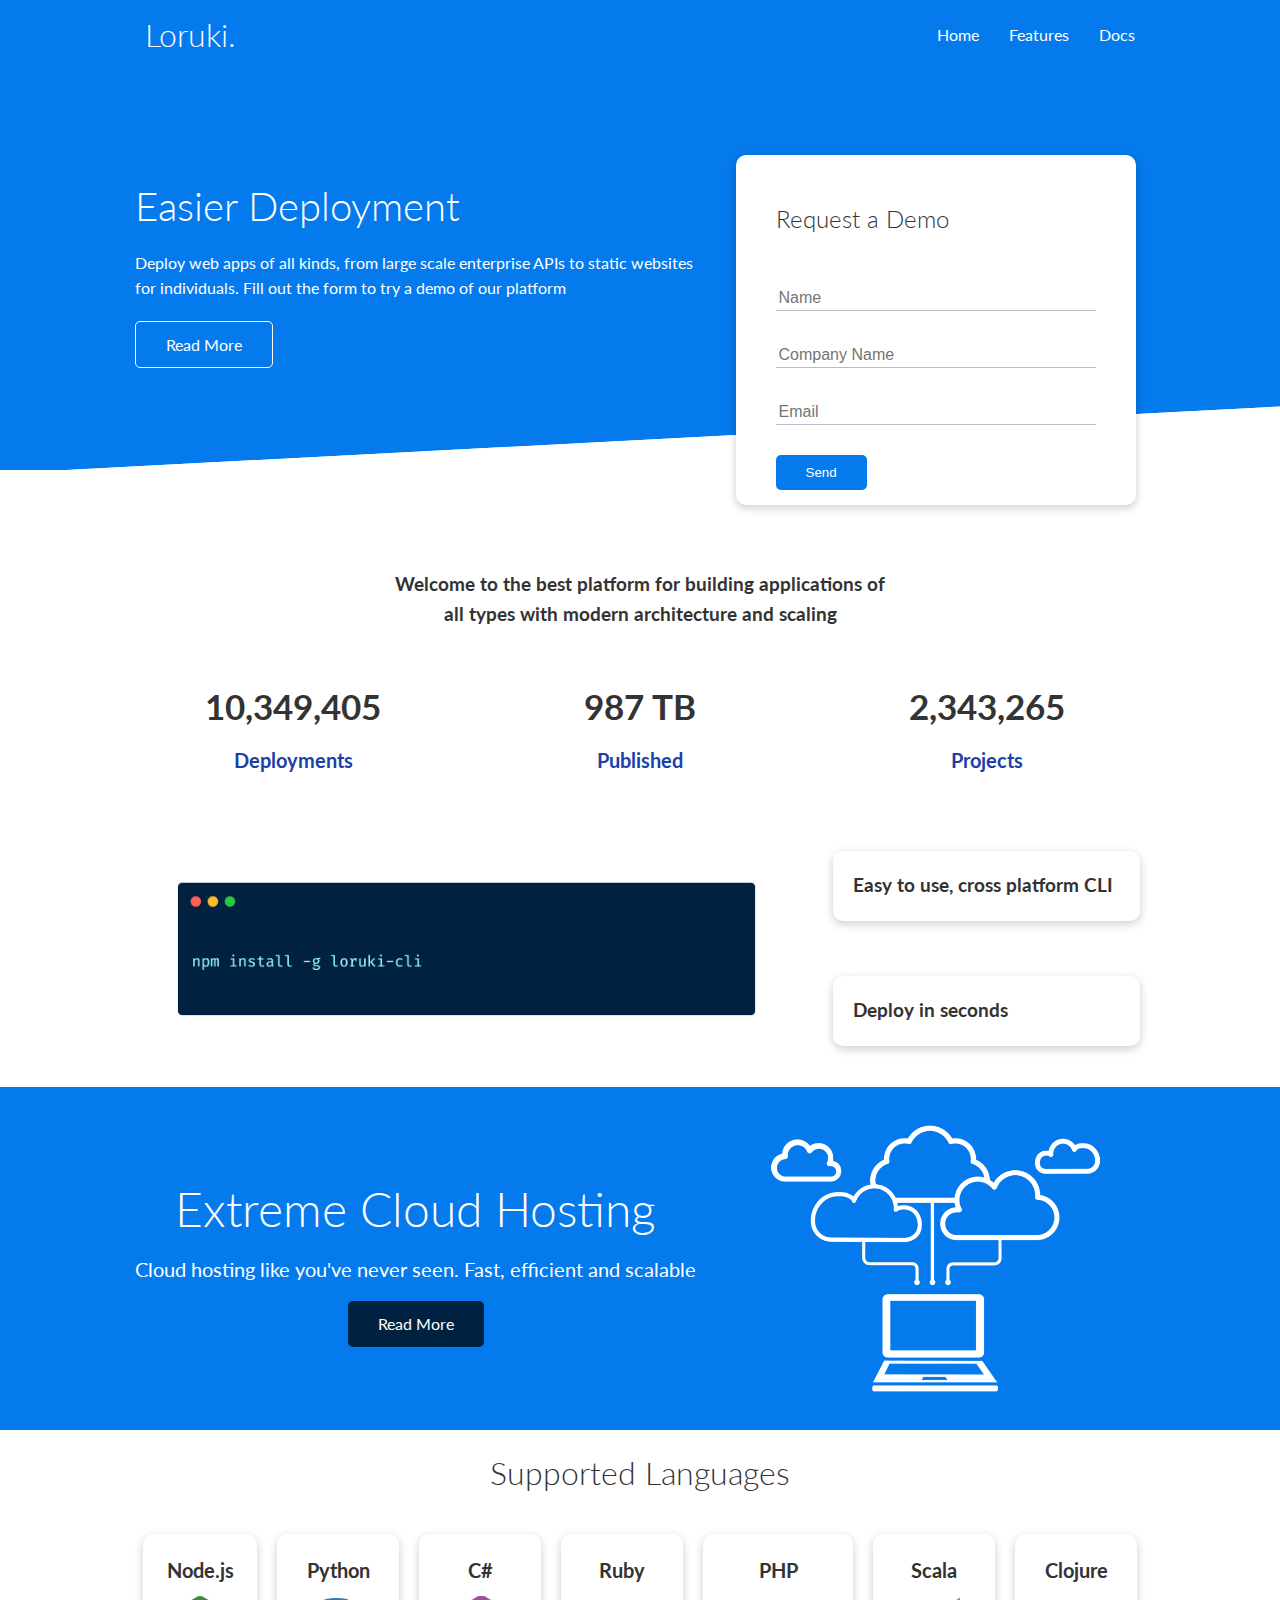
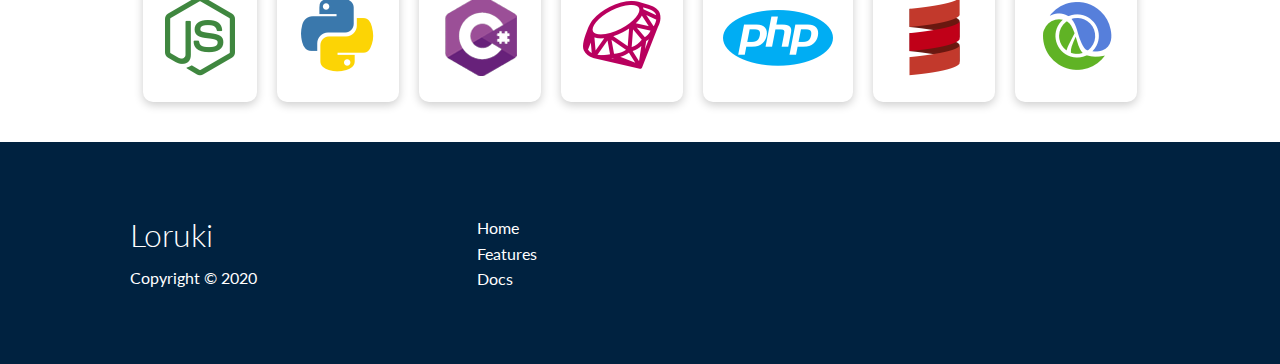
<file: index.html>
<!DOCTYPE html>
<html lang="en">

<head>
    <meta charset="UTF-8">
    <meta name="viewport" content="width=device-width, initial-scale=1.0">
    <link rel="stylesheet" href="https://cdnjs.cloudflare.com/ajax/libs/font-awesome/5.15.1/css/all.min.css"
        integrity="sha512-+4zCK9k+qNFUR5X+cKL9EIR+ZOhtIloNl9GIKS57V1MyNsYpYcUrUeQc9vNfzsWfV28IaLL3i96P9sdNyeRssA=="
        crossorigin="anonymous" />
    <link rel="stylesheet" href="css/utility.css">
    <link rel="stylesheet" href="css/styles.css">
    <title>Loruki | Cloud Hosting For Everyone</title>
</head>

<body>
    <!-- Navbar -->
    <div class="navbar">
        <div class="container flex">
            <h1 class="logo"><a href="index.html">Loruki.</a></h1>
            <nav>
                <ul>
                    <li><a href="index.html">Home</a></li>
                    <li><a href="features.html">Features</a></li>
                    <li><a href="docs.html">Docs</a></li>
                </ul>
            </nav>
        </div>
    </div>

    <!-- Showcase -->
    <section class="showcase">
        <div class="container grid">
            <div class="showcase-text">
                <h1>Easier Deployment</h1>
                <p>Deploy web apps of all kinds, from large scale enterprise APIs to static websites for individuals.
                    Fill out the form to try a demo of our platform</p>
                <a href="features.html" class="btn btn-outline">Read More</a>
            </div>

            <div class="showcase-form card">
                <h2>Request a Demo</h2>
                <form name="contact" netlify-honeypot="bot-field" method="POST" data-netlify="true">
                    <input type="hidden" name="form-name" value="contact">
                    <p class="hidden">
                        <label>Don’t fill this out if you're human: <input name="bot-field" /></label>
                    </p>
                    <div class="form-control">
                        <input type="text" name="name" placeholder="Name" required>
                    </div>
                    <div class="form-control">
                        <input type="text" name="company" placeholder="Company Name" required>
                    </div>
                    <div class="form-control">
                        <input type="email" name="email" placeholder="Email" required>
                    </div>
                    <input type="submit" value="Send" class="btn btn-primary">
                </form>
            </div>
        </div>
    </section>

    <!-- Stats -->
    <section class="stats">
        <div class="container">
            <h3 class="stats-heading text-center my-1">
                Welcome to the best platform for building applications of all types with modern architecture and scaling
            </h3>

            <div class="grid grid-3 text-center my-4">
                <div>
                    <i class="fas fa-server fa-3x"></i>
                    <h3>10,349,405</h3>
                    <p class="text-secondary">Deployments</p>
                </div>
                <div>
                    <i class="fas fa-upload fa-3x"></i>
                    <h3>987 TB</h3>
                    <p class="text-secondary">Published</p>
                </div>
                <div>
                    <i class="fas fa-project-diagram fa-3x"></i>
                    <h3>2,343,265</h3>
                    <p class="text-secondary">Projects</p>
                </div>
            </div>
        </div>
    </section>

    <!-- Cli -->
    <section class="cli">
        <div class="container grid">
            <img src="images/cli.png" alt="">
            <div class="card">
                <h3>Easy to use, cross platform CLI</h3>
            </div>
            <div class="card">
                <h3>Deploy in seconds</h3>
            </div>
        </div>
    </section>

    <!-- Cloud -->
    <section class="cloud bg-primary my-2 py-2">
        <div class="container grid">
            <div class="text-center">
                <h2 class="lg">Extreme Cloud Hosting</h2>
                <p class="lead my-1">Cloud hosting like you've never seen. Fast, efficient and scalable</p>
                <a href="features.html" class="btn btn-dark">Read More</a>
            </div>
            <img src="images/cloud.png" alt="">
        </div>
    </section>

    <!-- Languages -->
    <section class="languages">
        <h2 class="md text-center my-2">
            Supported Languages
        </h2>
        <div class="container flex">
            <div class="card">
                <h4>Node.js</h4>
                <img src="images/logos/node.png" alt="">
            </div>
            <div class="card">
                <h4>Python</h4>
                <img src="images/logos/python.png" alt="">
            </div>
            <div class="card">
                <h4>C#</h4>
                <img src="images/logos/csharp.png" alt="">
            </div>
            <div class="card">
                <h4>Ruby</h4>
                <img src="images/logos/ruby.png" alt="">
            </div>
            <div class="card">
                <h4>PHP</h4>
                <img src="images/logos/php.png" alt="">
            </div>
            <div class="card">
                <h4>Scala</h4>
                <img src="images/logos/scala.png" alt="">
            </div>
            <div class="card">
                <h4>Clojure</h4>
                <img src="images/logos/clojure.png" alt="">
            </div>
        </div>
    </section>

    <!-- Footer -->
    <footer class="footer bg-dark py-5">
        <div class="container grid grid-3">
            <div>
                <h1>Loruki
                </h1>
                <p>Copyright &copy; 2020</p>
            </div>
            <nav>
                <ul>
                    <li><a href="index.html">Home</a></li>
                    <li><a href="features.html">Features</a></li>
                    <li><a href="docs.html">Docs</a></li>
                </ul>
            </nav>
            <div class="social">
                <a href="#"><i class="fab fa-github fa-2x"></i></a>
                <a href="#"><i class="fab fa-facebook fa-2x"></i></a>
                <a href="#"><i class="fab fa-instagram fa-2x"></i></a>
                <a href="#"><i class="fab fa-twitter fa-2x"></i></a>
            </div>
        </div>
    </footer>
</body>

</html>
</file>
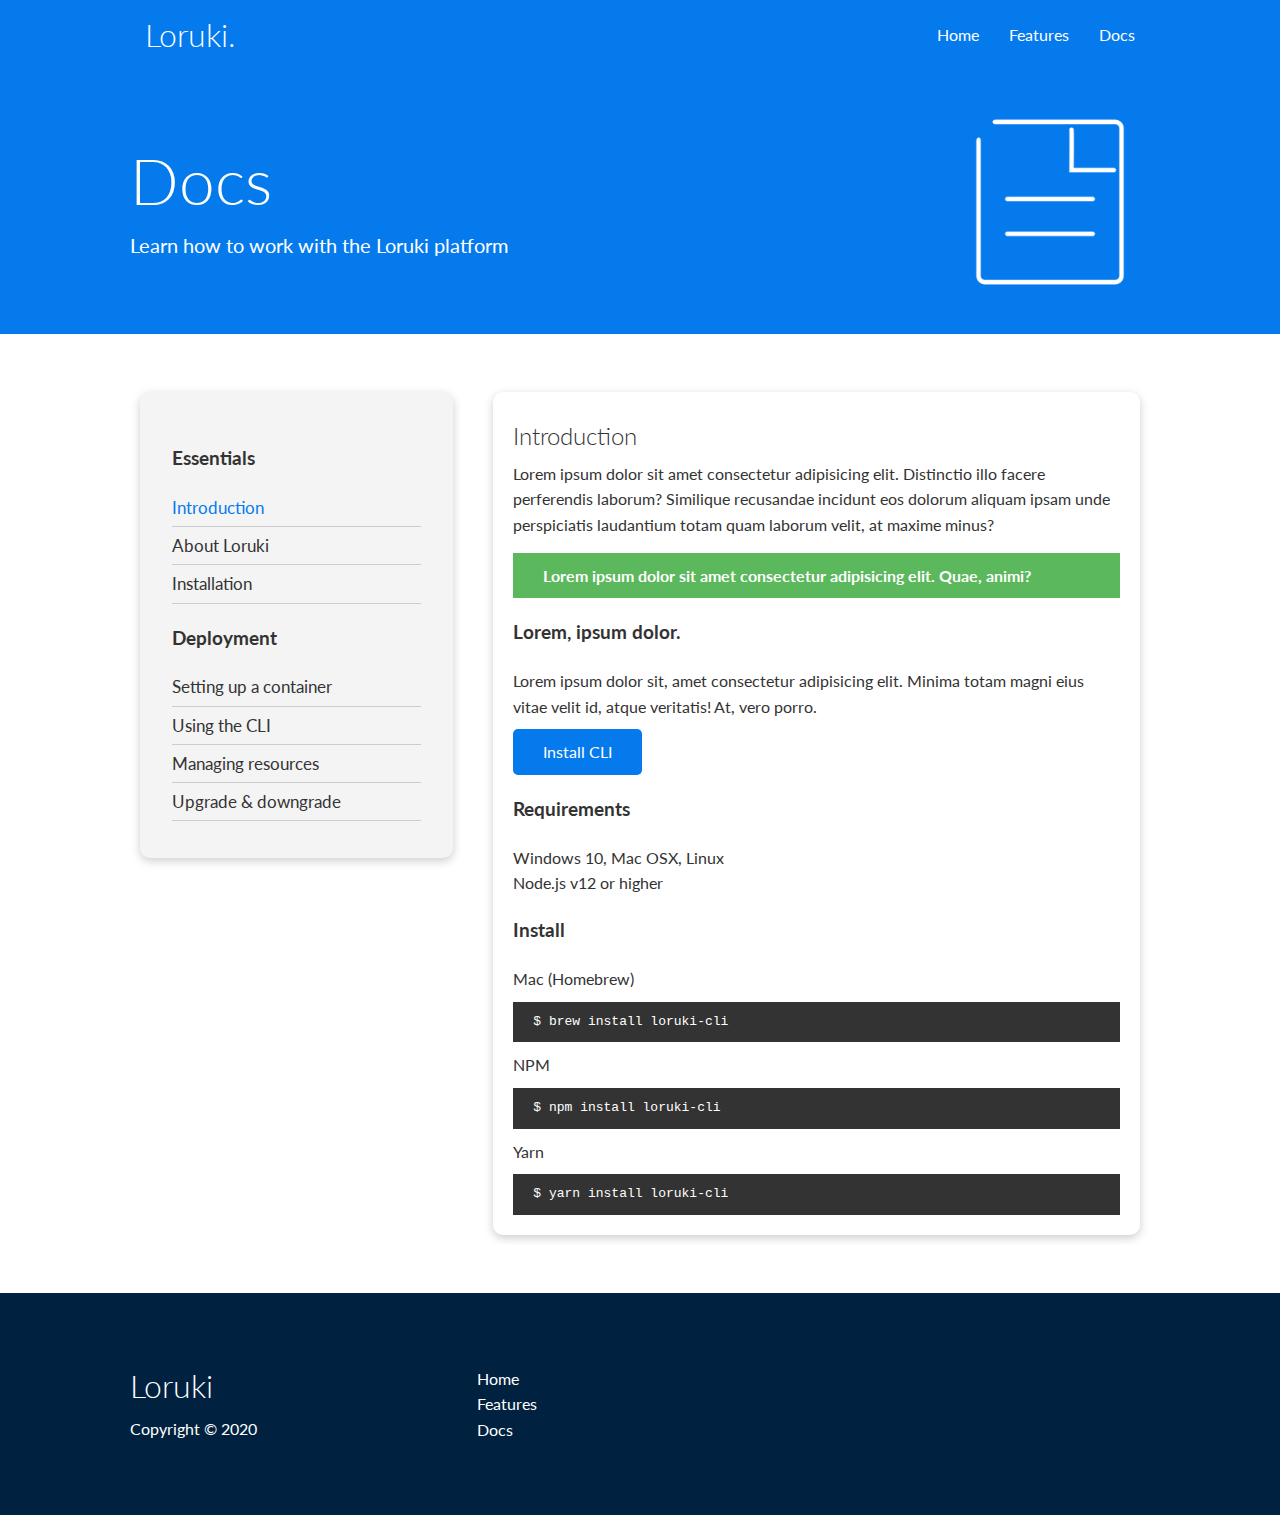
<file: docs.html>
<!DOCTYPE html>
<html lang="en">

<head>
    <meta charset="UTF-8">
    <meta name="viewport" content="width=device-width, initial-scale=1.0">
    <link rel="stylesheet" href="https://cdnjs.cloudflare.com/ajax/libs/font-awesome/5.15.1/css/all.min.css"
        integrity="sha512-+4zCK9k+qNFUR5X+cKL9EIR+ZOhtIloNl9GIKS57V1MyNsYpYcUrUeQc9vNfzsWfV28IaLL3i96P9sdNyeRssA=="
        crossorigin="anonymous" />
    <link rel="stylesheet" href="css/utility.css">
    <link rel="stylesheet" href="css/styles.css">
    <title>Loruki | Cloud Hosting For Everyone</title>
</head>

<body>
    <!-- Navbar -->
    <div class="navbar">
        <div class="container flex">
            <h1 class="logo"><a href="index.html">Loruki.</a></h1>
            <nav>
                <ul>
                    <li><a href="index.html">Home</a></li>
                    <li><a href="features.html">Features</a></li>
                    <li><a href="docs.html">Docs</a></li>
                </ul>
            </nav>
        </div>
    </div>

    <!-- Head -->
    <section class="docs-head bg-primary py-3">
        <div class="container grid">
            <div>
                <h1 class="xl">Docs</h1>
                <p class="lead">
                    Learn how to work with the Loruki platform
                </p>
            </div>
            <img src="images/docs.png" alt="">
        </div>
    </section>

    <!-- Docs main -->
    <section class="docs-main my-4">
        <div class="container grid">
            <div class="card bg-light p-3">
                <h3 class="my-2">Essentials</h3>
                <nav>
                    <ul>
                        <li><a class="text-primary" href="#">Introduction</a></li>
                        <li><a href="#">About Loruki</a></li>
                        <li><a href="#">Installation</a></li>
                    </ul>
                </nav>

                <h3 class="my-2">Deployment</h3>
                <nav>
                    <ul>
                        <li><a href="#">Setting up a container</a></li>
                        <li><a href="#">Using the CLI</a></li>
                        <li><a href="#">Managing resources</a></li>
                        <li><a href="#">Upgrade & downgrade</a></li>
                    </ul>
                </nav>
            </div>
            <div class="card">
                <h2>Introduction</h2>
                <p>Lorem ipsum dolor sit amet consectetur adipisicing elit. Distinctio illo facere perferendis laborum?
                    Similique recusandae incidunt eos dolorum aliquam ipsam unde perspiciatis laudantium totam quam
                    laborum velit, at maxime minus?</p>

                <div class="alert alert-success">
                    <i class="fas fa-info"></i> Lorem ipsum dolor sit amet consectetur adipisicing elit. Quae, animi?
                </div>

                <h3>Lorem, ipsum dolor.</h3>
                <p>Lorem ipsum dolor sit, amet consectetur adipisicing elit. Minima totam magni eius vitae velit id,
                    atque veritatis! At, vero porro.</p>
                <a href="#" class="btn btn-primary">Install CLI</a>

                <h3>Requirements</h3>
                <ul>
                    <li>Windows 10, Mac OSX, Linux</li>
                    <li>Node.js v12 or higher</li>
                </ul>

                <h3>Install</h3>
                <p>Mac (Homebrew)</p>
                <pre><code>$ brew install loruki-cli</code></pre>
                <p>NPM</p>
                <pre><code>$ npm install loruki-cli</code></pre>
                <p>Yarn</p>
                <pre><code>$ yarn install loruki-cli</code></pre>

            </div>
        </div>
    </section>

    <!-- Footer -->
    <footer class="footer bg-dark py-5">
        <div class="container grid grid-3">
            <div>
                <h1>Loruki
                </h1>
                <p>Copyright &copy; 2020</p>
            </div>
            <nav>
                <ul>
                    <li><a href="index.html">Home</a></li>
                    <li><a href="features.html">Features</a></li>
                    <li><a href="docs.html">Docs</a></li>
                </ul>
            </nav>
            <div class="social">
                <a href="#"><i class="fab fa-github fa-2x"></i></a>
                <a href="#"><i class="fab fa-facebook fa-2x"></i></a>
                <a href="#"><i class="fab fa-instagram fa-2x"></i></a>
                <a href="#"><i class="fab fa-twitter fa-2x"></i></a>
            </div>
        </div>
    </footer>
</body>

</html>
</file>
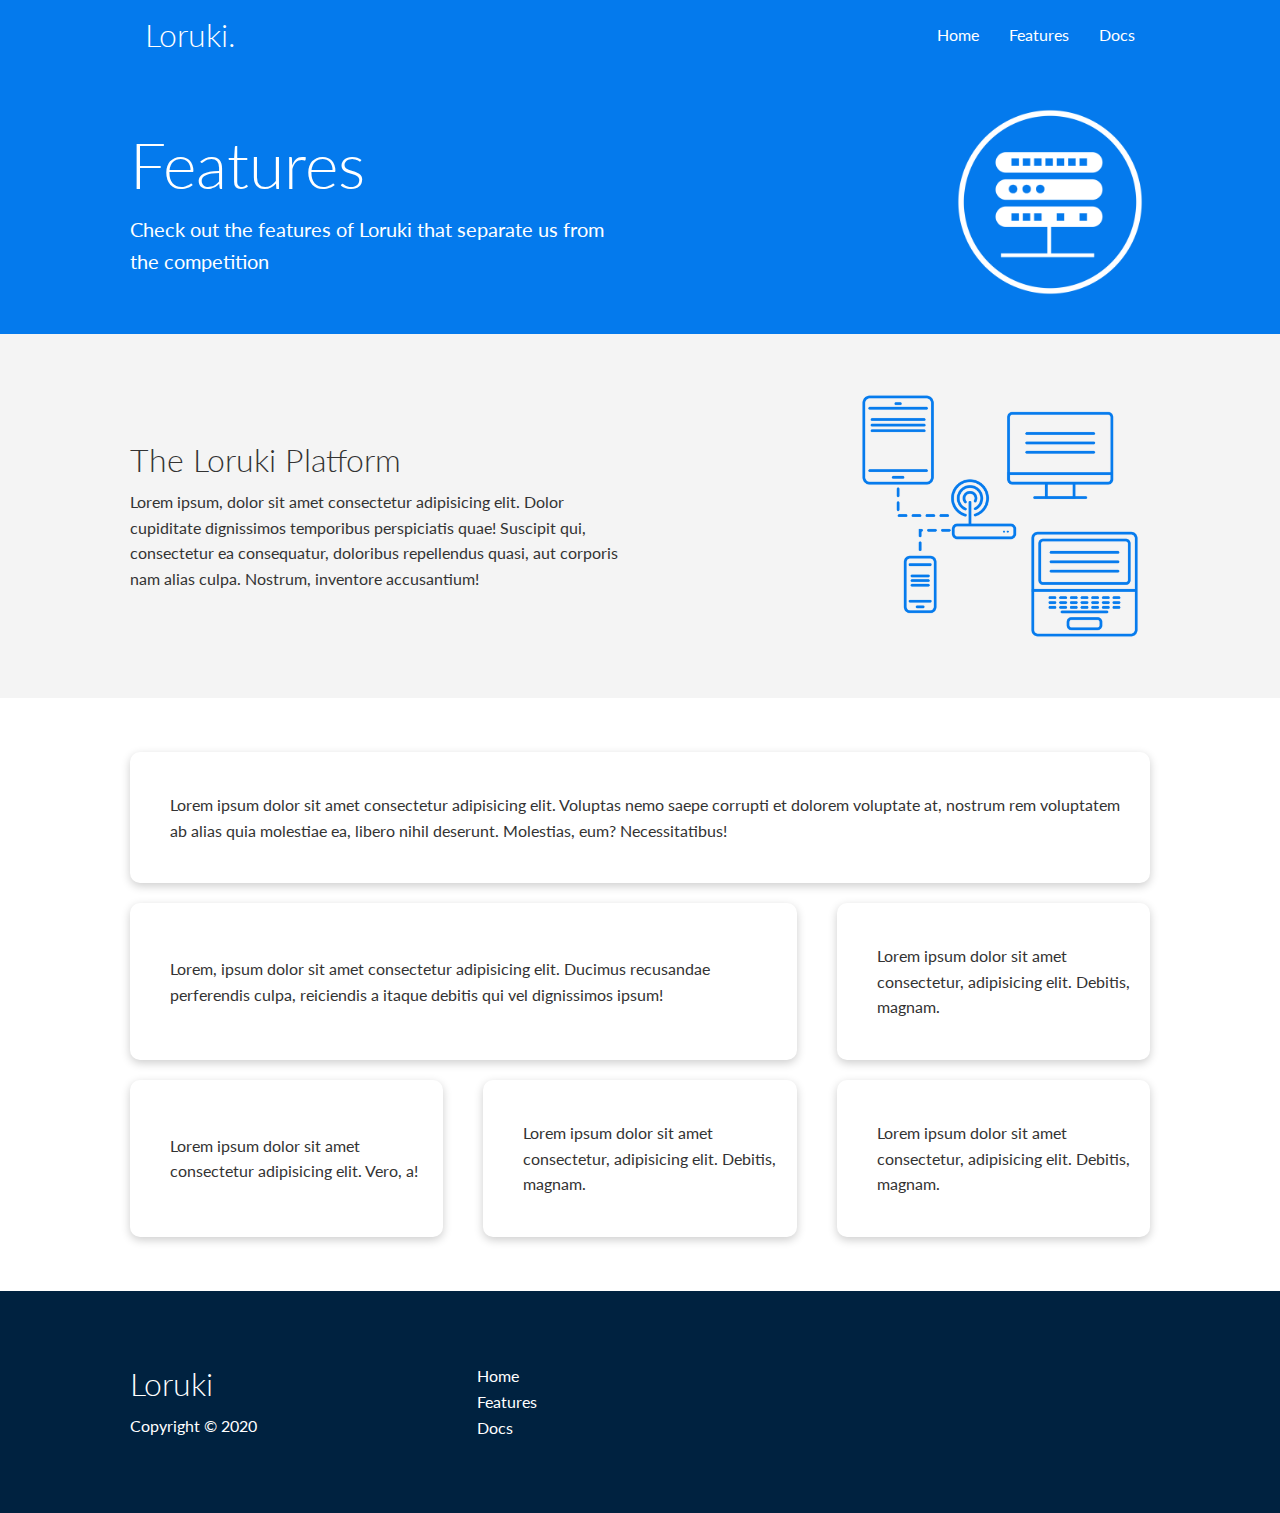
<file: features.html>
<!DOCTYPE html>
<html lang="en">

<head>
    <meta charset="UTF-8">
    <meta name="viewport" content="width=device-width, initial-scale=1.0">
    <link rel="stylesheet" href="https://cdnjs.cloudflare.com/ajax/libs/font-awesome/5.15.1/css/all.min.css"
        integrity="sha512-+4zCK9k+qNFUR5X+cKL9EIR+ZOhtIloNl9GIKS57V1MyNsYpYcUrUeQc9vNfzsWfV28IaLL3i96P9sdNyeRssA=="
        crossorigin="anonymous" />
    <link rel="stylesheet" href="css/utility.css">
    <link rel="stylesheet" href="css/styles.css">
    <title>Loruki | Cloud Hosting For Everyone</title>
</head>

<body>
    <!-- Navbar -->
    <div class="navbar">
        <div class="container flex">
            <h1 class="logo"><a href="index.html">Loruki.</a></h1>
            <nav>
                <ul>
                    <li><a href="index.html">Home</a></li>
                    <li><a href="features.html">Features</a></li>
                    <li><a href="docs.html">Docs</a></li>
                </ul>
            </nav>
        </div>
    </div>

    <!-- Head -->
    <section class="features-head bg-primary py-3">
        <div class="container grid">
            <div>
                <h1 class="xl">Features</h1>
                <p class="lead">
                    Check out the features of Loruki that separate us from the
                    competition
                </p>
            </div>
            <img src="images/server.png" alt="">
        </div>
    </section>

    <!-- Sub head -->
    <section class="features-sub-head bg-light py-3">
        <div class="container grid">
            <div>
                <h1 class="md">The Loruki Platform</h1>
                <p>
                    Lorem ipsum, dolor sit amet consectetur adipisicing elit. Dolor cupiditate dignissimos temporibus
                    perspiciatis quae! Suscipit qui, consectetur ea consequatur, doloribus repellendus quasi, aut
                    corporis nam alias culpa. Nostrum, inventore accusantium!
                </p>
            </div>
            <img src="images/server2.png" alt="">
        </div>
    </section>

    <section class="features-main my-2">
        <div class="container grid grid-3">
            <div class="card flex">
                <i class="fas fa-server fa-3x"></i>
                <p>Lorem ipsum dolor sit amet consectetur adipisicing elit. Voluptas nemo saepe corrupti et dolorem
                    voluptate at, nostrum rem voluptatem ab alias quia molestiae ea, libero nihil deserunt. Molestias,
                    eum? Necessitatibus!</p>
            </div>
            <div class="card flex">
                <i class="fas fa-network-wired fa-3x"></i>
                <p>
                    Lorem, ipsum dolor sit amet consectetur adipisicing elit. Ducimus
                    recusandae perferendis culpa, reiciendis a itaque debitis qui vel
                    dignissimos ipsum!
                </p>
            </div>
            <div class="card flex">
                <i class="fas fa-laptop-code fa-3x"></i>
                <p>
                    Lorem ipsum dolor sit amet consectetur, adipisicing elit. Debitis,
                    magnam.
                </p>
            </div>
            <div class="card flex">
                <i class="fas fa-database fa-3x"></i>
                <p>
                    Lorem ipsum dolor sit amet consectetur adipisicing elit. Vero, a!
                </p>
            </div>
            <div class="card flex">
                <i class="fas fa-power-off fa-3x"></i>
                <p>
                    Lorem ipsum dolor sit amet consectetur, adipisicing elit. Debitis,
                    magnam.
                </p>
            </div>
            <div class="card flex">
                <i class="fas fa-upload fa-3x"></i>
                <p>
                    Lorem ipsum dolor sit amet consectetur, adipisicing elit. Debitis,
                    magnam.
                </p>
            </div>
        </div>
    </section>

    <!-- Footer -->
    <footer class="footer bg-dark py-5">
        <div class="container grid grid-3">
            <div>
                <h1>Loruki
                </h1>
                <p>Copyright &copy; 2020</p>
            </div>
            <nav>
                <ul>
                    <li><a href="index.html">Home</a></li>
                    <li><a href="features.html">Features</a></li>
                    <li><a href="docs.html">Docs</a></li>
                </ul>
            </nav>
            <div class="social">
                <a href="#"><i class="fab fa-github fa-2x"></i></a>
                <a href="#"><i class="fab fa-facebook fa-2x"></i></a>
                <a href="#"><i class="fab fa-instagram fa-2x"></i></a>
                <a href="#"><i class="fab fa-twitter fa-2x"></i></a>
            </div>
        </div>
    </footer>
</body>

</html>
</file>
<file: css/utility.css>
.container {
    max-width: 1100px;
    margin: 0 auto;
    overflow: auto;
    padding: 0 40px;
}

.card {
    background-color: #fff;
    color: #333;
    border-radius: 10px;
    box-shadow: 0 3px 10px rgba(0, 0, 0, 0.2);
    padding: 20px;
    margin: 10px;
}

.btn {
    display: inline-block;
    padding: 10px 30px;
    cursor: pointer;
    background: var(--primary-color);
    color: #fff;
    border: none;
    border-radius: 5px;
}

.btn-outline {
    background-color: transparent;
    border: 1px #fff solid;
}

.btn:hover {
    transform: scale(0.98);
}

/* Backgrounds & colored buttons */
.bg-primary,
.btn-primary {
    background-color: var(--primary-color);
    color: #fff;
}

.bg-secondary,
.btn-secondary {
    background-color: var(--secondary-color);
    color: #fff;
}

.bg-dark,
.btn-dark {
    background-color: var(--dark-color);
    color: #fff;
}

.bg-light,
.btn-light {
    background-color: var(--light-color);
    color: #333;
}

.bg-primary a,
.btn-primary a,
.bg-secondary a,
.btn-secondary a,
.bg-dark a,
.btn-dark a {
    color: #fff;
}

/* Text colors */
.text-primary {
    color: var(--primary-color);
}

.text-secondary {
    color: var(--secondary-color);
}

.text-dark {
    color: var(--dark-color);
}

.text-light {
    color: var(--light-color);
}

/* Text sizes */
.lead {
    font-size: 20px;
}

.sm {
    font-size: 1rem;
}

.md {
    font-size: 2rem;
}

.lg {
    font-size: 3rem;
}

.xl {
    font-size: 4rem;
}

.text-center {
    text-align: center;
}

/* Alert */
.alert {
    background-color: var(--light-color);
    padding: 10px 20px;
    font-weight: bold;
    margin: 15px 0;
}

.alert i {
    margin-right: 10px;
}

.alert-success {
    background-color: var(--success-color);
    color: #fff;
}

.alert-error {
    background-color: var(--error-color);
    color: #fff;
}

.flex {
    display: flex;
    justify-content: center;
    align-items: center;
    height: 100%;
}

.grid {
    display: grid;
    grid-template-columns: repeat(2, 1fr);
    gap: 20px;
    justify-content: center;
    align-items: center;
    height: 100%;
}

.grid-3 {
    grid-template-columns: repeat(3, 1fr);
}

/* Margin */
.my-1 {
    margin: 1rem 0;
}

.my-2 {
    margin: 1.5rem 0;
}

.my-3 {
    margin: 2rem 0;
}

.my-4 {
    margin: 3rem 0;
}

.my-5 {
    margin: 4rem 0;
}

.m-1 {
    margin: 1rem;
}

.m-2 {
    margin: 1.5rem;
}

.m-3 {
    margin: 2rem;
}

.m-4 {
    margin: 3rem;
}

.m-5 {
    margin: 4rem;
}

/* Padding */
.py-1 {
    padding: 1rem 0;
}

.py-2 {
    padding: 1.5rem 0;
}

.py-3 {
    padding: 2rem 0;
}

.py-4 {
    padding: 3rem 0;
}

.py-5 {
    padding: 4rem 0;
}

.p-1 {
    padding: 1rem;
}

.p-2 {
    padding: 1.5rem;
}

.p-3 {
    padding: 2rem;
}

.p-4 {
    padding: 3rem;
}

.p-5 {
    padding: 4rem;
}
</file>
<file: css/styles.css>
@import url('https://fonts.googleapis.com/css2?family=Lato:wght@300&display=swap');

:root {
    --primary-color: #047aed;
    --secondary-color: #1c3fa8;
    --dark-color: #002240;
    --light-color: #f4f4f4;
    --success-color: #5cb85c;
    --error-color: #d9534f;
}

* {
    box-sizing: border-box;
    padding: 0;
    margin: 0;
}

body {
    font-family: 'Lato', sans-serif;
    color: #333;
    line-height: 1.6;
}

ul {
    list-style-type: none;
}

a {
    text-decoration: none;
    color: #333;
}

h1,
h2 {
    font-weight: 300;
    line-height: 1.2;
    margin: 10px 0;
}

p {
    margin: 10px 0;
}

img {
    width: 100%;
}

code,
pre {
    background: #333;
    color: #fff;
    padding: 10px;
}

.hidden {
    visibility: hidden;
    height: 0;
}

/* Navbar */
.navbar {
    background-color: var(--primary-color);
    color: #fff;
    height: 70px;
}

.navbar ul {
    display: flex;
}

.navbar a {
    color: #fff;
    padding: 10px;
    margin: 0 5px;
}

.navbar ul a:hover {
    border-bottom: 2px #fff solid;
}

.navbar .flex {
    justify-content: space-between;
}

/* Showcase */
.showcase {
    height: 400px;
    background-color: var(--primary-color);
    color: #fff;
    position: relative;
}

.showcase h1 {
    font-size: 40px;
}

.showcase p {
    margin: 20px 0;
}

.showcase .grid {
    overflow: visible;
    grid-template-columns: 55% auto;
    gap: 30px;
}

.showcase-text {
    animation: slideInFromLeft 1s ease-in;
}

.showcase-form {
    position: relative;
    top: 60px;
    height: 350px;
    width: 400px;
    padding: 40px;
    z-index: 100;
    justify-self: flex-end;
    animation: slideInFromRight 1s ease-in;
}

.showcase-form .form-control {
    margin: 30px 0;
}

.showcase-form input[type='text'],
.showcase-form input[type='email'] {
    border: 0;
    border-bottom: 1px solid #b4becb;
    width: 100%;
    padding: 3px;
    font-size: 16px;
}

.showcase-form input:focus {
    outline: none;
}

.showcase::before,
.showcase::after {
    content: '';
    position: absolute;
    height: 100px;
    bottom: -70px;
    right: 0;
    left: 0;
    background: #fff;
    transform: skewY(-3deg);
    -webkit-transform: skewY(-3deg);
    -moz-transform: skewY(-3deg);
    -ms-transform: skewY(-3deg);
}

/* Stats */
.stats {
    padding-top: 100px;
    animation: slideInFromBottom 1s ease-in;
}

.stats-heading {
    max-width: 500px;
    margin: auto;
}

.stats .grid h3 {
    font-size: 35px;
}

.stats .grid p {
    font-size: 20px;
    font-weight: bold;
}

/* Cli */
.cli .grid {
    grid-template-columns: repeat(3, 1fr);
    grid-template-rows: repeat(2, 1fr);
}

.cli .grid>*:first-child {
    grid-column: 1 / span 2;
    grid-row: 1 / span 2;
}

/* Cloud */
.cloud .grid {
    grid-template-columns: 4fr 3fr;
}

/* Languages */

.languages .flex {
    flex-wrap: wrap;
}

.languages .card {
    text-align: center;
    margin: 18px 10px 40px;
    transition: transform 0.2s ease-in;
}

.languages .card h4 {
    font-size: 20px;
    margin-bottom: 10px;
}

.languages .card:hover {
    transform: translateY(-15px);
}

/* Features */
.features-head img,
.docs-head img {
    width: 200px;
    justify-self: flex-end;
}

.features-sub-head img {
    width: 300px;
    justify-self: flex-end;
}

.features-main .card>i {
    margin-right: 20px;
}

.features-main .grid {
    padding: 30px;
}

.features-main .grid>*:first-child {
    grid-column: 1 / span 3;
}

.features-main .grid>*:nth-child(2) {
    grid-column: 1 / span 2;
}

/* Docs */
.docs-main h3 {
    margin: 20px 0;
}

.docs-main .grid {
    grid-template-columns: 1fr 2fr;
    align-items: flex-start;
}

.docs-main nav li {
    font-size: 17px;
    padding-bottom: 5px;
    margin-bottom: 5px;
    border-bottom: 1px #ccc solid;
}

.docs-main a:hover {
    font-weight: bold;
}

/* Footer */
.footer .social a {
    margin: 0 10px;
}

.fa-github:hover {
    color: #000000;
}

.fa-facebook:hover {
    color: #1773EA;
}

.fa-instagram:hover {
    color: #B32E87;
}

.fa-twitter:hover {
    color: #1C9CEA;
}

/* Animations */
@keyframes slideInFromLeft {
    0% {
        transform: translateX(-100%);
    }

    100% {
        transform: translateX(0);
    }
}

@keyframes slideInFromRight {
    0% {
        transform: translateX(100%);
    }

    100% {
        transform: translateX(0);
    }
}

@keyframes slideInFromTop {
    0% {
        transform: translateY(-100%);
    }

    100% {
        transform: translateX(0);
    }
}

@keyframes slideInFromBottom {
    0% {
        transform: translateY(100%);
    }

    100% {
        transform: translateX(0);
    }
}

@media (max-width: 1000px) {

    .showcase-form {
        width: 340px;
    }
}

/* Tablets and under */
@media (max-width: 768px) {

    .grid,
    .showcase .grid,
    .stats .grid,
    .cli .grid,
    .cloud .grid,
    .features-main .grid,
    .docs-main .grid {
        grid-template-columns: 1fr;
        grid-template-rows: 1fr;
    }

    .showcase {
        height: auto;
    }

    .showcase-text {
        text-align: center;
        margin-top: 40px;
        animation: slideInFromTop 1s ease-in;
    }

    .showcase-form {
        justify-self: center;
        margin: auto;
        animation: slideInFromBottom 1s ease-in;
    }

    .cli .grid>*:first-child {
        grid-column: 1;
        grid-row: 1;
    }

    .features-head,
    .features-sub-head,
    .docs-head {
        text-align: center;
    }

    .features-head img,
    .features-sub-head img,
    .docs-head img {
        justify-self: center;
    }

    .features-main .grid>*:first-child,
    .features-main .grid>*:nth-child(2) {
        grid-column: 1;
    }
}

/* Mobile */
@media (max-width: 500px) {
    .navbar {
        height: 110px;
    }

    .navbar .flex {
        flex-direction: column;
    }

    .navbar ul {
        padding: 10px;
        background-color: rgba(0, 0, 0, 0.1);
    }

    .showcase-form {
        width: 300px;
    }
}
</file>
